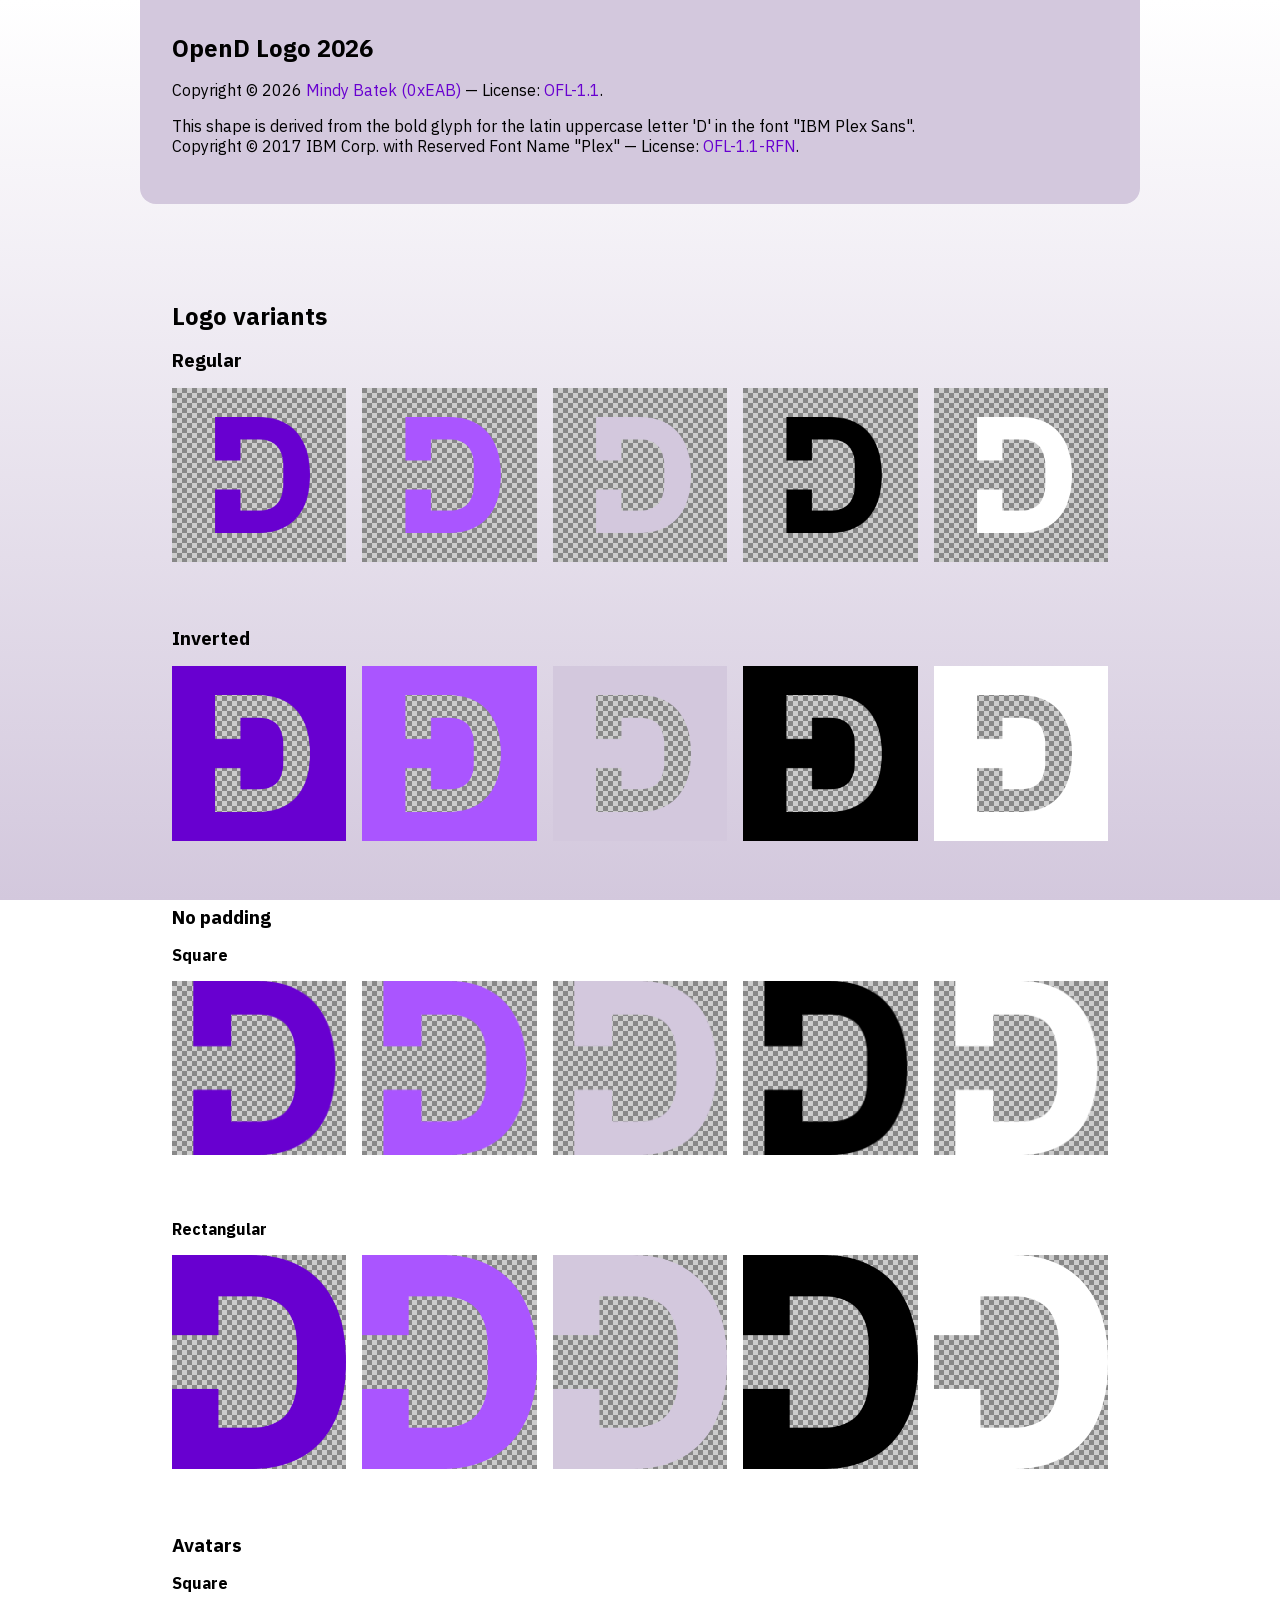
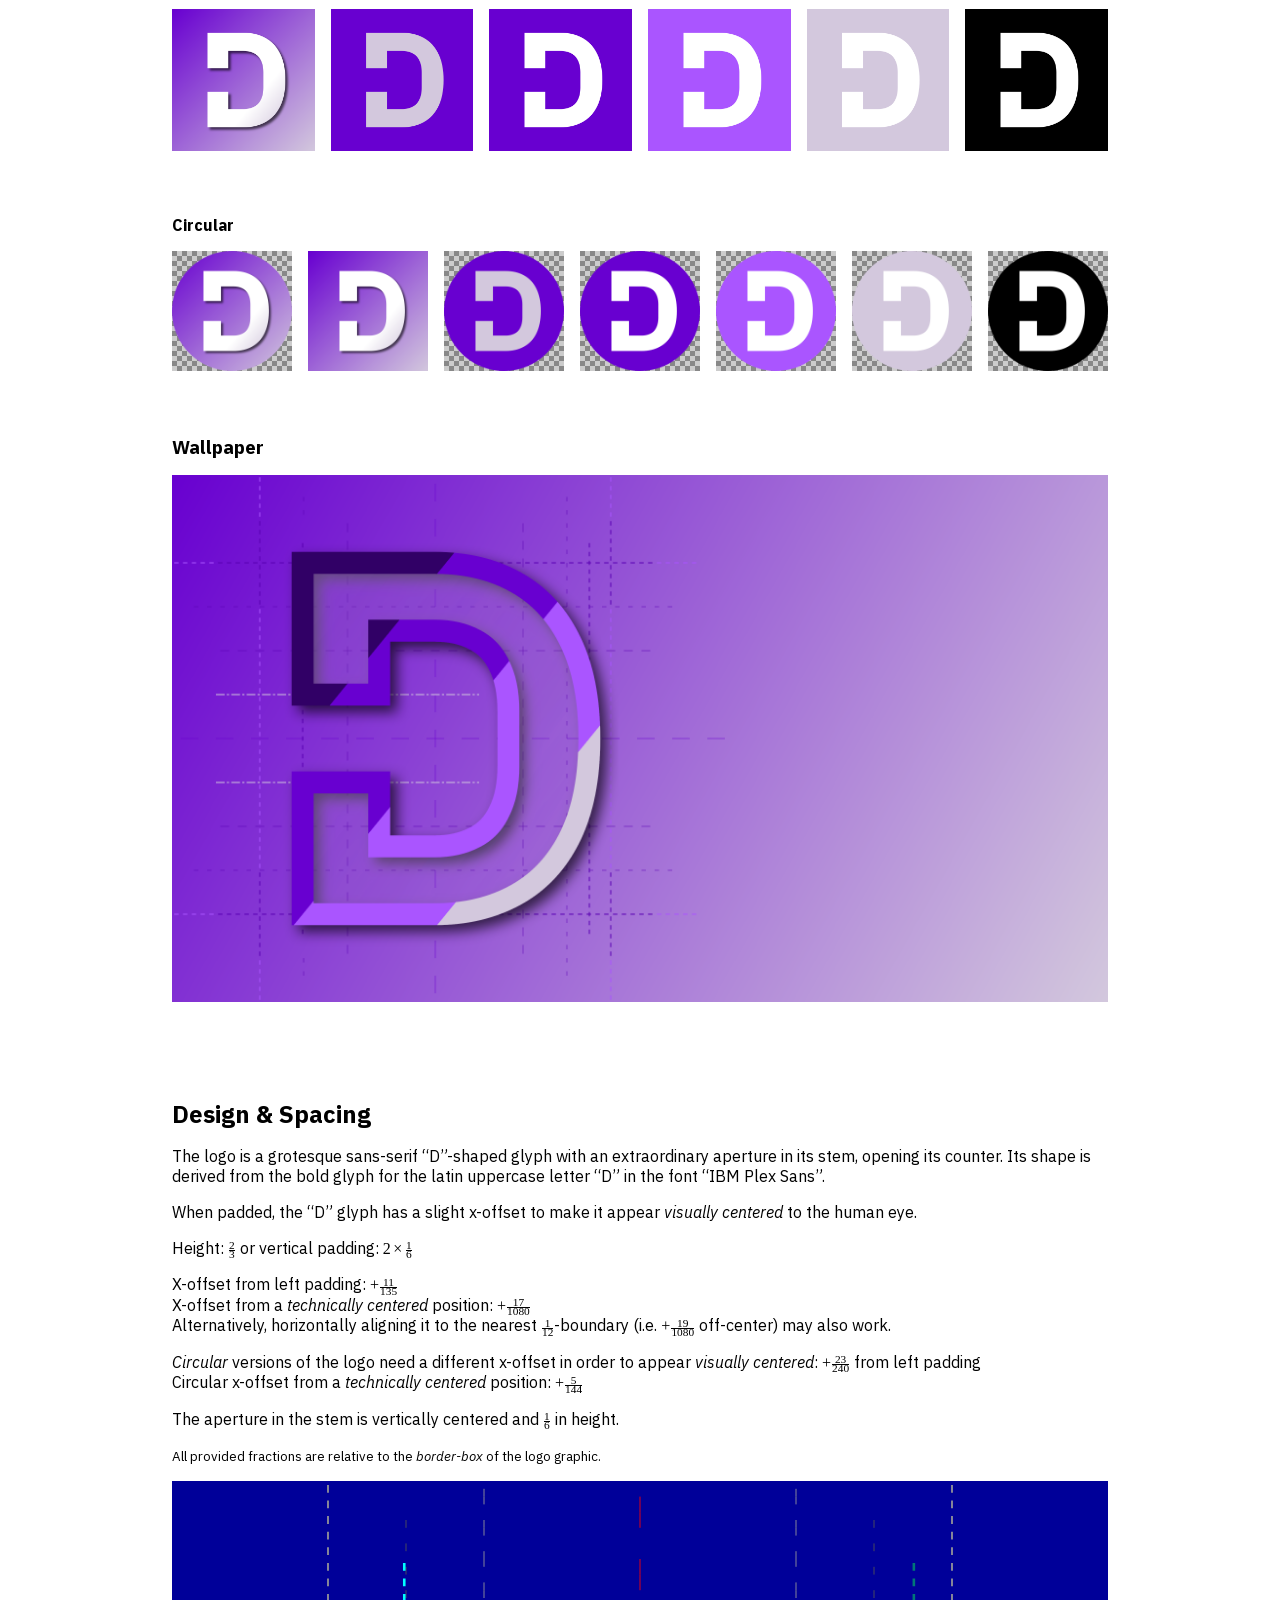
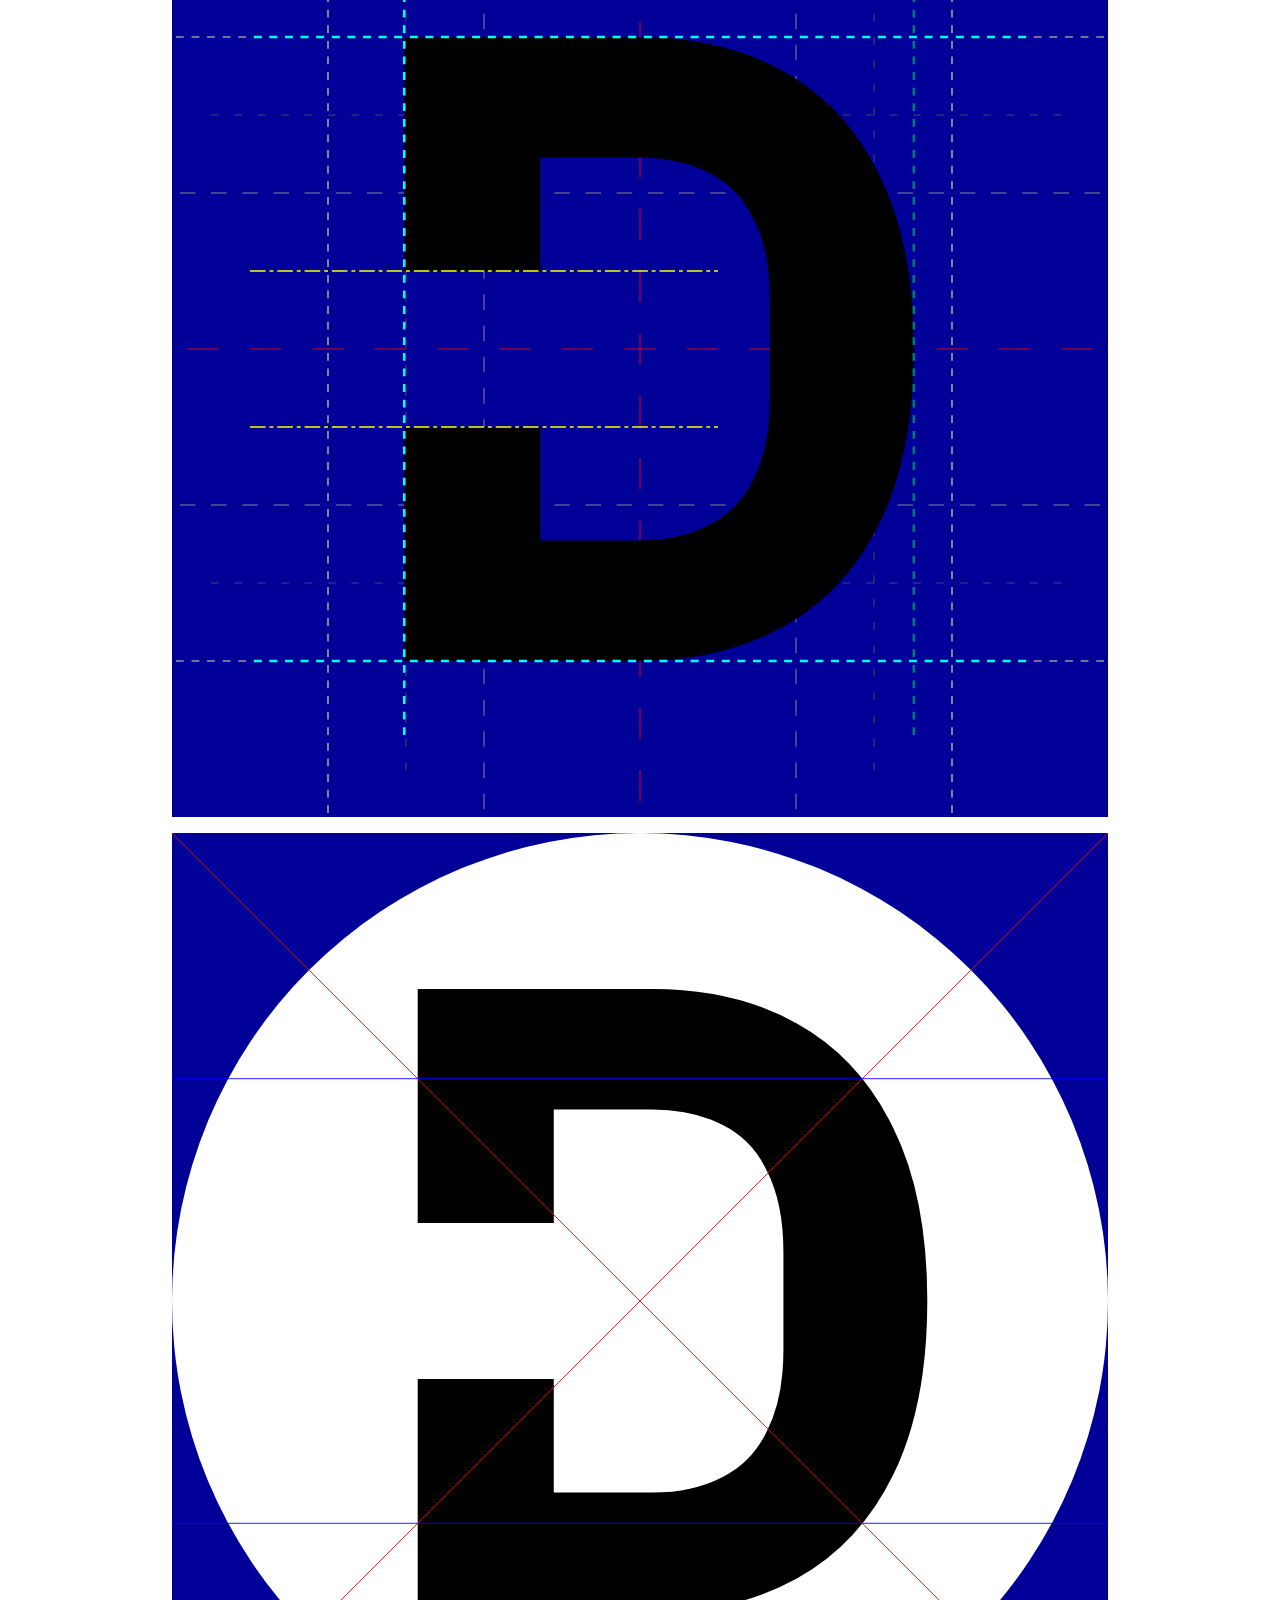
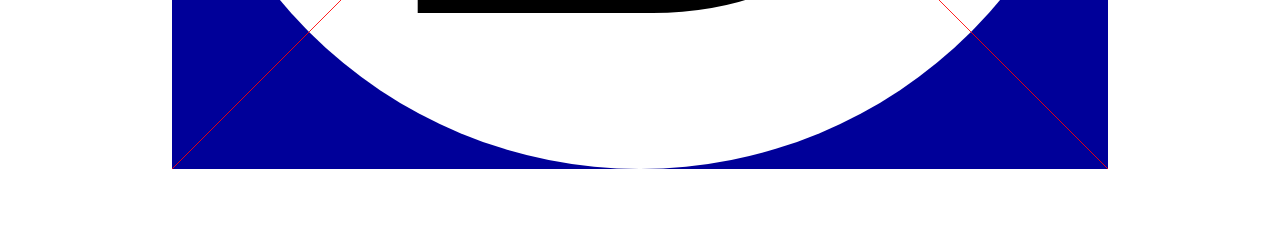
<file: artwork/logo-2026/index.html>
<!DOCTYPE html>
<html lang="en">
<head>
	<meta charset="utf-8">
	<title>OpenD Logo 2026</title>
	<meta name="viewport" content="width=device-width, initial-scale=1.0">
	<link rel="stylesheet" href="../../fonts/webfonts-bundle/opendlang-fonts.css">
	<style>
		*, ::after, ::before {
			box-sizing: border-box;
		}
		h1, h2, h3, h4, h5, h6, p {
			margin: 0 0 1rem 0;
		}
		html {
			font-size: 16px;
		}
		body {
			background: linear-gradient(0deg, #D3C8DD, #FFFFFF);
			background-attachment: fixed;
			display: flex;
			flex-direction: column;
			justify-content: start;
			min-height: 100vh;
			margin: 0;
			padding: 0;
		}
		main>* {
			margin: 0 auto 1rem auto;
			padding: 1rem;
		}
		@media (min-width: 1280px) {
			main>* {
				max-width: 1000px;
				padding: 2rem;
			}
		}
		main>section:first-child {
			background: #D3C8DD;
			border-radius: 0 0 1rem 1rem;
		}
		section:not(:last-child) {
			margin-bottom: 4rem;
		}
		a:link {
			color: #6800D0;
			text-decoration: none;
		}
		ul.logos {
			display: flex;
			list-style-type: none;
			padding: 0;
		}
		ul.logos>li {
			background-image: url('.demo/background.svg');
			background-repeat: repeat;
			background-size: 1.25rem;
			padding: 0;
		}
		ul.logos>li:not(:last-child) {
			margin-right: 1rem;
		}
		ul.logos img, picture.blueprint>img {
			display: block;
			max-width: 100%;
		}
	</style>
</head>
<body>
<main>
	<section>
		<h1>OpenD Logo 2026</h1>
		<p>
			Copyright © 2026 <a href="https://github.com/0xEAB">Mindy Batek (0xEAB)</a>
			— License: <a href="../../licenses/OFL-1.1-RFN-IBM-Plex.txt">OFL-1.1</a>.
		</p>
		<p>
			This shape is derived from the bold glyph for the latin uppercase letter 'D' in the font "IBM Plex Sans".<br>
			Copyright © 2017 IBM Corp. with Reserved Font Name "Plex"
			— License: <a href="../../licenses/OFL-1.1-RFN-IBM-Plex.txt">OFL-1.1-RFN</a>.
		</p>
		</section>
	<article>
		<h2>Logo variants</h2>
		<section>
			<h3>Regular</h3>
			<ul class="logos">
				<li><img alt="OpenD Logo" src="regular/opend-logo-2026_1080px_primary.png"></li>
				<li><img alt="OpenD Logo" src="regular/opend-logo-2026_1080px_accent.png"></li>
				<li><img alt="OpenD Logo" src="regular/opend-logo-2026_1080px_light.png"></li>
				<li><img alt="OpenD Logo" src="regular/opend-logo-2026_1080px_text.png"></li>
				<li><img alt="OpenD Logo" src="regular/opend-logo-2026_1080px_white.png"></li>
			</ul>
		</section>
		<section>
			<h3>Inverted</h3>
			<ul class="logos">
				<li><img alt="Inverted OpenD Logo" src="inverted/opend-logo-2026-inv_1080px_primary.png"></li>
				<li><img alt="Inverted OpenD Logo" src="inverted/opend-logo-2026-inv_1080px_accent.png"></li>
				<li><img alt="Inverted OpenD Logo" src="inverted/opend-logo-2026-inv_1080px_light.png"></li>
				<li><img alt="Inverted OpenD Logo" src="inverted/opend-logo-2026-inv_1080px_text.png"></li>
				<li><img alt="Inverted OpenD Logo" src="inverted/opend-logo-2026-inv_1080px_white.png"></li>
			</ul>
		</section>
		<section>
			<h3>No padding</h3>
			<section>
				<h4>Square</h4>
				<ul class="logos">
					<li><img alt="Square OpenD Logo with extra padding" src="no-padding/opend-logo-2026-no-pad-square_720px_primary.png"></li>
					<li><img alt="Square OpenD Logo with extra padding" src="no-padding/opend-logo-2026-no-pad-square_720px_accent.png"></li>
					<li><img alt="Square OpenD Logo with extra padding" src="no-padding/opend-logo-2026-no-pad-square_720px_light.png"></li>
					<li><img alt="Square OpenD Logo with extra padding" src="no-padding/opend-logo-2026-no-pad-square_720px_text.png"></li>
					<li><img alt="Square OpenD Logo with extra padding" src="no-padding/opend-logo-2026-no-pad-square_720px_white.png"></li>
				</ul>
			</section>
			<section>
				<h4>Rectangular</h4>
				<ul class="logos">
					<li><img alt="OpenD Logo with no padding" src="no-padding/opend-logo-2026-no-pad-rect_720px_primary.png"></li>
					<li><img alt="OpenD Logo with no padding" src="no-padding/opend-logo-2026-no-pad-rect_720px_accent.png"></li>
					<li><img alt="OpenD Logo with no padding" src="no-padding/opend-logo-2026-no-pad-rect_720px_light.png"></li>
					<li><img alt="OpenD Logo with no padding" src="no-padding/opend-logo-2026-no-pad-rect_720px_text.png"></li>
					<li><img alt="OpenD Logo with no padding" src="no-padding/opend-logo-2026-no-pad-rect_720px_white.png"></li>
				</ul>
			</section>
		</section>
		<section>
			<h3>Avatars</h3>
			<section>
				<h4>Square</h4>
				<ul class="logos">
					<li><img alt="Avatar based on the OpenD Logo" src="avatar/square/opend-logo-2026-avatar_1080px.png"></li>
					<li><img alt="Avatar based on the OpenD Logo (dark)" src="avatar/square/opend-logo-2026-avatar-simplified-dark_1080px.png"></li>
					<li><img alt="Avatar based on the OpenD Logo (bright)" src="avatar/square/opend-logo-2026-avatar-simplified-bright_1080px.png"></li>
					<li><img alt="Avatar based on the OpenD Logo (accent color)" src="avatar/square/opend-logo-2026-avatar-simplified-accent_1080px.png"></li>
					<li><img alt="Avatar based on the OpenD Logo (light)" src="avatar/square/opend-logo-2026-avatar-simplified-light_1080px.png"></li>
					<li><img alt="Avatar based on the OpenD Logo (black and white)" src="avatar/square/opend-logo-2026-avatar-simplified-bw_1080px.png"></li>
				</ul>
			</section>
			<section>
				<h4>Circular</h4>
				<ul class="logos">
					<li><img alt="Avatar based on the OpenD Logo (circular)" src="avatar/circle/opend-logo-2026-avatar-circle_1080px.png"></li>
					<li><img alt="Avatar based on the OpenD Logo (circular; no circle mask)" src="avatar/circle/opend-logo-2026-avatar-circle-no-mask_1080px.png"></li>
					<li><img alt="Avatar based on the OpenD Logo (circular; dark)" src="avatar/circle/opend-logo-2026-avatar-circle-simplified-dark_1080px.png"></li>
					<li><img alt="Avatar based on the OpenD Logo (circular; bright)" src="avatar/circle/opend-logo-2026-avatar-circle-simplified-bright_1080px.png"></li>
					<li><img alt="Avatar based on the OpenD Logo (circular; accent color)" src="avatar/circle/opend-logo-2026-avatar-circle-simplified-accent_1080px.png"></li>
					<li><img alt="Avatar based on the OpenD Logo (circular; light)" src="avatar/circle/opend-logo-2026-avatar-circle-simplified-light_1080px.png"></li>
					<li><img alt="Avatar based on the OpenD Logo (circular; black and white)" src="avatar/circle/opend-logo-2026-avatar-circle-simplified-bw_1080px.png"></li>
				</ul>
			</section>
		</section>
		<section>
			<h3>Wallpaper</h3>
			<ul class="logos">
				<li><img alt="OpenD Wallpaper" src="wallpaper/opend-logo-2026-wallpaper_3840x2160px.png"></li>
			</ul>
		</section>
	</article>
	<article>
		<h2>Design &amp; Spacing</h2>
		<p>
			The logo is a grotesque sans-serif “D”-shaped glyph with an extraordinary aperture in its stem,
			opening its counter.
			Its shape is derived from the bold glyph for the latin uppercase letter “D” in the font “IBM Plex Sans”.
		</p>
		<p>
			When padded, the “D” glyph has a slight x-offset
			to make it appear <em>visually centered</em> to the human eye.
		</p>
		<p>
			Height: <math><mfrac><mn>2</mn><mn>3</mn></mfrac></math>
			or vertical padding: <math><mn>2</mn><mo>&times;</mo><mfrac><mn>1</mn><mn>6</mn></mfrac></math>
		</p>
		<p>
			X-offset from left padding:
			<math><mo>+</mo><mfrac><mn>11</mn><mn>135</mn></mfrac></math><br>
			X-offset from a <em>technically centered</em> position:
			<math><mo>+</mo><mfrac><mn>17</mn><mn>1080</mn></mfrac></math><br>
			Alternatively,
			horizontally aligning it to the nearest <math><mfrac><mn>1</mn><mn>12</mn></mfrac></math>-boundary
			(i.e. <math><mo>+</mo><mfrac><mn>19</mn><mn>1080</mn></mfrac></math> off-center) may also work.
		</p>
		<p>
			<em>Circular</em>
			versions of the logo need a different x-offset in order to appear <em>visually centered</em>:
			<math><mo>+</mo><mfrac><mn>23</mn><mn>240</mn></mfrac></math> from left padding<br>
			Circular x-offset from a <em>technically centered</em> position:
			<math><mo>+</mo><mfrac><mn>5</mn><mn>144</mn></mfrac></math>
		</p>
		<p>
			The aperture in the stem is vertically centered and
			<math><mfrac><mn>1</mn><mn>6</mn></mfrac></math> in height.
		</p>
		<p>
			<small>All provided fractions are relative to the <em>border-box</em> of the logo graphic.</small>
		</p>
		<p>
			<picture class="blueprint">
				<source srcset="blueprint/opend-logo-2026-blueprint.svg">
				<img alt="Blueprint of the OpenD Logo" src="blueprint/opend-logo-2026-blueprint_3240px.png">
			</picture>
		</p>
		<p>
			<picture class="blueprint">
				<source srcset="blueprint/opend-logo-2026-blueprint-avatar-circle.svg">
				<img alt="Blueprint of the circular OpenD avatar" src="blueprint/opend-logo-2026-blueprint-avatar-circle_3240px.png">
			</picture>
		</p>
	</article>
</main>
</body>
</html>
</file>
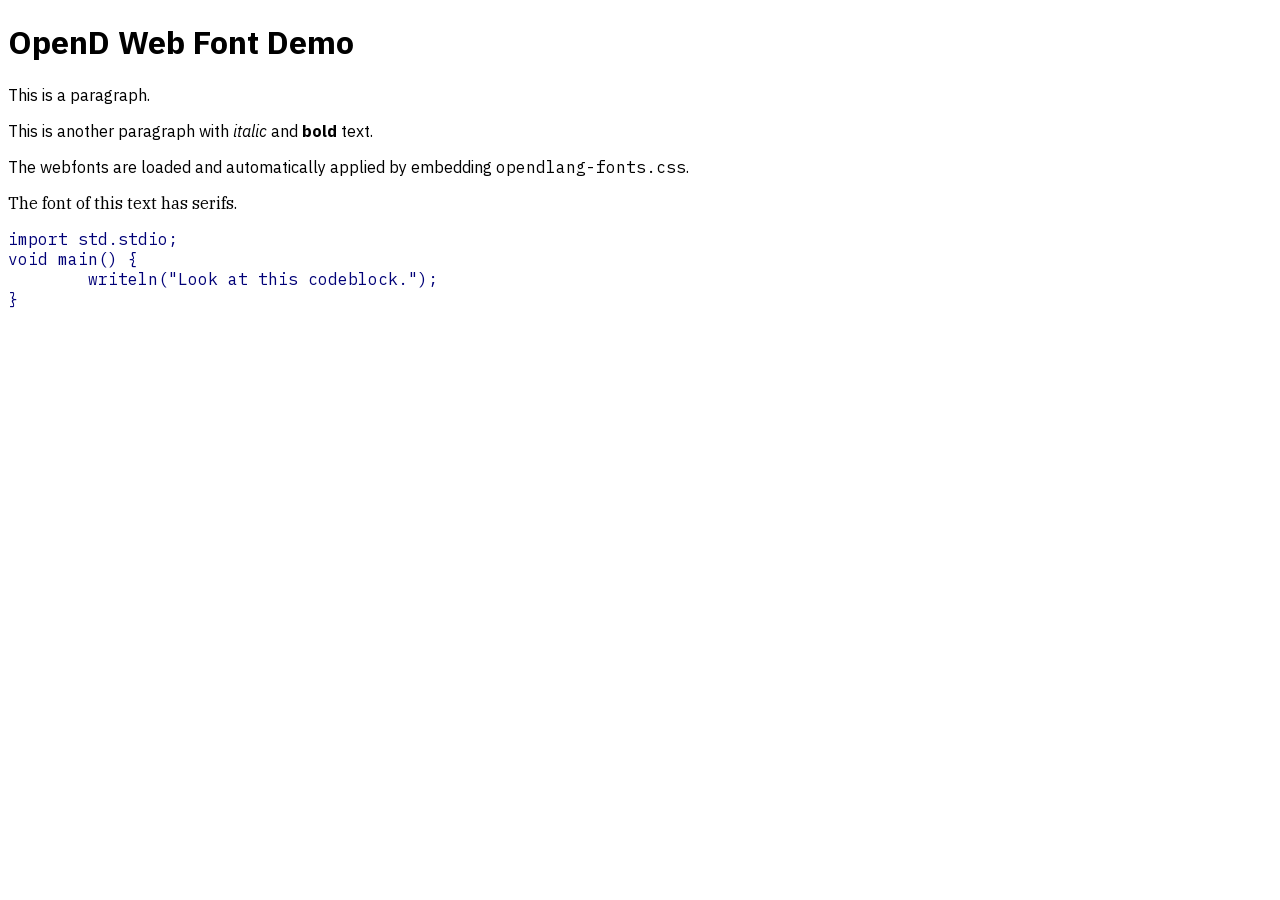
<file: fonts/webfonts-bundle/demo.html>
<!DOCTYPE html>
<html lang="en">
<head>
	<link rel="stylesheet" href="opendlang-fonts.css">
	<style>
		b {
			font-style: normal;
			font-weight: bold;
		}
		i {
			font-style: italic;
			font-weight: normal;
		}
		pre {
			color: #007;
		}
	</style>
</head>
<body>
	<h1>OpenD Web Font Demo</h1>
	<p>This is a paragraph.</p>
	<p>This is another paragraph with <i>italic</i> and <b>bold</b> text.</p>
	<p>The webfonts are loaded and automatically applied by embedding <code>opendlang-fonts.css</code>.</p>
	<p class="serif">The font of this text has serifs.</p>
	<pre>import std.stdio;
void main() {
	writeln("Look at this codeblock.");
}</pre>
</body>
</html>
</file>
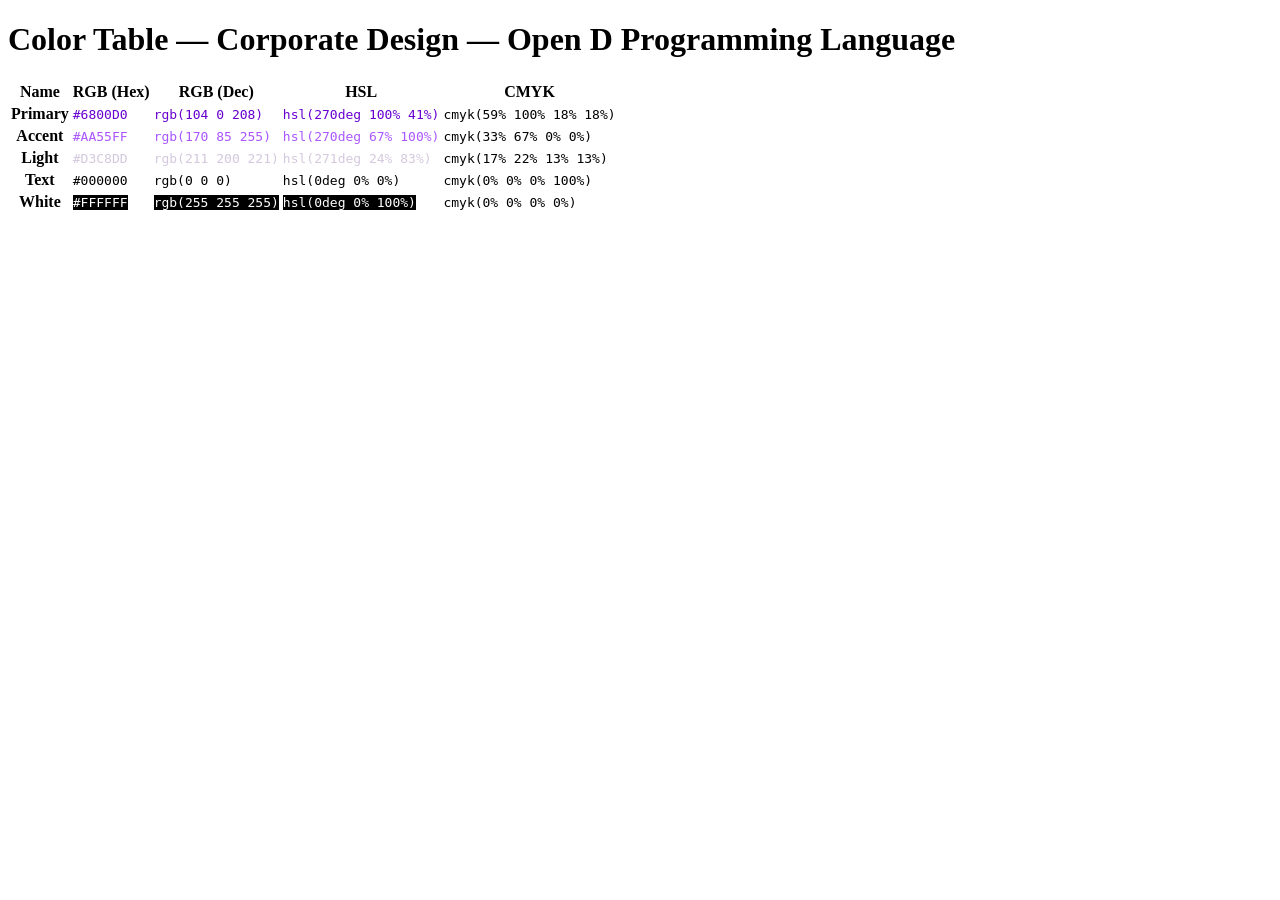
<file: corporate-design/colors/tables/OpenDlang_-_Corporate-Design_-_Colors.html>
<!DOCTYPE html>
<html><head></head><body>
<h1>Color Table &mdash; Corporate Design &mdash; Open D Programming Language</h1>
<table>
	<thead>
		<tr>
			<th>Name</th>
			<th>RGB (Hex)</th>
			<th>RGB (Dec)</th>
			<th>HSL</th>
			<th>CMYK</th>
		</tr>
	</thead>
	<tbody>
		<tr>
			<th>Primary</th>
			<td><code style="color:#6800D0">#6800D0</code></td>
			<td><code style="color:rgb(104 0 208)">rgb(104 0 208)</code></td>
			<td><code style="color:hsl(270deg 100% 41%)">hsl(270deg 100% 41%)</code></td>
			<td><code>cmyk(59% 100% 18% 18%)</code></td>
		</tr>
		<tr>
			<th>Accent</th>
			<td><code style="color:#AA55FF">#AA55FF</code></td>
			<td><code style="color:rgb(170 85 255)">rgb(170 85 255)</code></td>
			<td><code style="color:hsl(270deg 100% 67%)">hsl(270deg 67% 100%)</code></td>
			<td><code>cmyk(33% 67% 0% 0%)</code></td>
		</tr>
		<tr>
			<th>Light</th>
			<td><code style="color:#D3C8DD">#D3C8DD</code></td>
			<td><code style="color:rgb(211 200 221)">rgb(211 200 221)</code></td>
			<td><code style="color:hsl(271deg 24% 83%)">hsl(271deg 24% 83%)</code></td>
			<td><code>cmyk(17% 22% 13% 13%)</code></td>
		</tr>
		<tr>
			<th>Text</th>
			<td><code style="color:#000000">#000000</code></td>
			<td><code style="color:rgb(0 0 0)">rgb(0 0 0)</code></td>
			<td><code style="color:hsl(0deg 0% 0%)">hsl(0deg 0% 0%)</code></td>
			<td><code>cmyk(0% 0% 0% 100%)</code></td>
		</tr>
		<tr>
			<th>White</th>
			<td><code style="background:#000000;color:#FFFFFF">#FFFFFF</code></td>
			<td><code style="background:#000000;color:rgb(255 255 255)">rgb(255 255 255)</code></td>
			<td><code style="background:#000000;color:hsl(0deg 0% 100%)">hsl(0deg 0% 100%)</code></td>
			<td><code>cmyk(0% 0% 0% 0%)</code></td>
		</tr>
	</tbody>
</table>
</body></html>
</file>
<file: fonts/webfonts-bundle/opendlang-fonts.css>
@import url('opendlang-webfonts.css');
html {
	font-family: 'IBM Plex Sans', sans-serif;
}
code, kbd, pre, samp, tt {
	font-family: 'IBM Plex Mono', monospace;
}
.monospace, font[face='monospace'] {
	font-family: 'IBM Plex Mono', monospace !important;
}
.sans-serif, font[face='sans'], font[face='sans-serif'] {
	font-family: 'IBM Plex Sans', sans-serif !important;
}
.serif, font[face='serif'] {
	font-family: 'IBM Plex Serif', serif !important;
}
</file>
